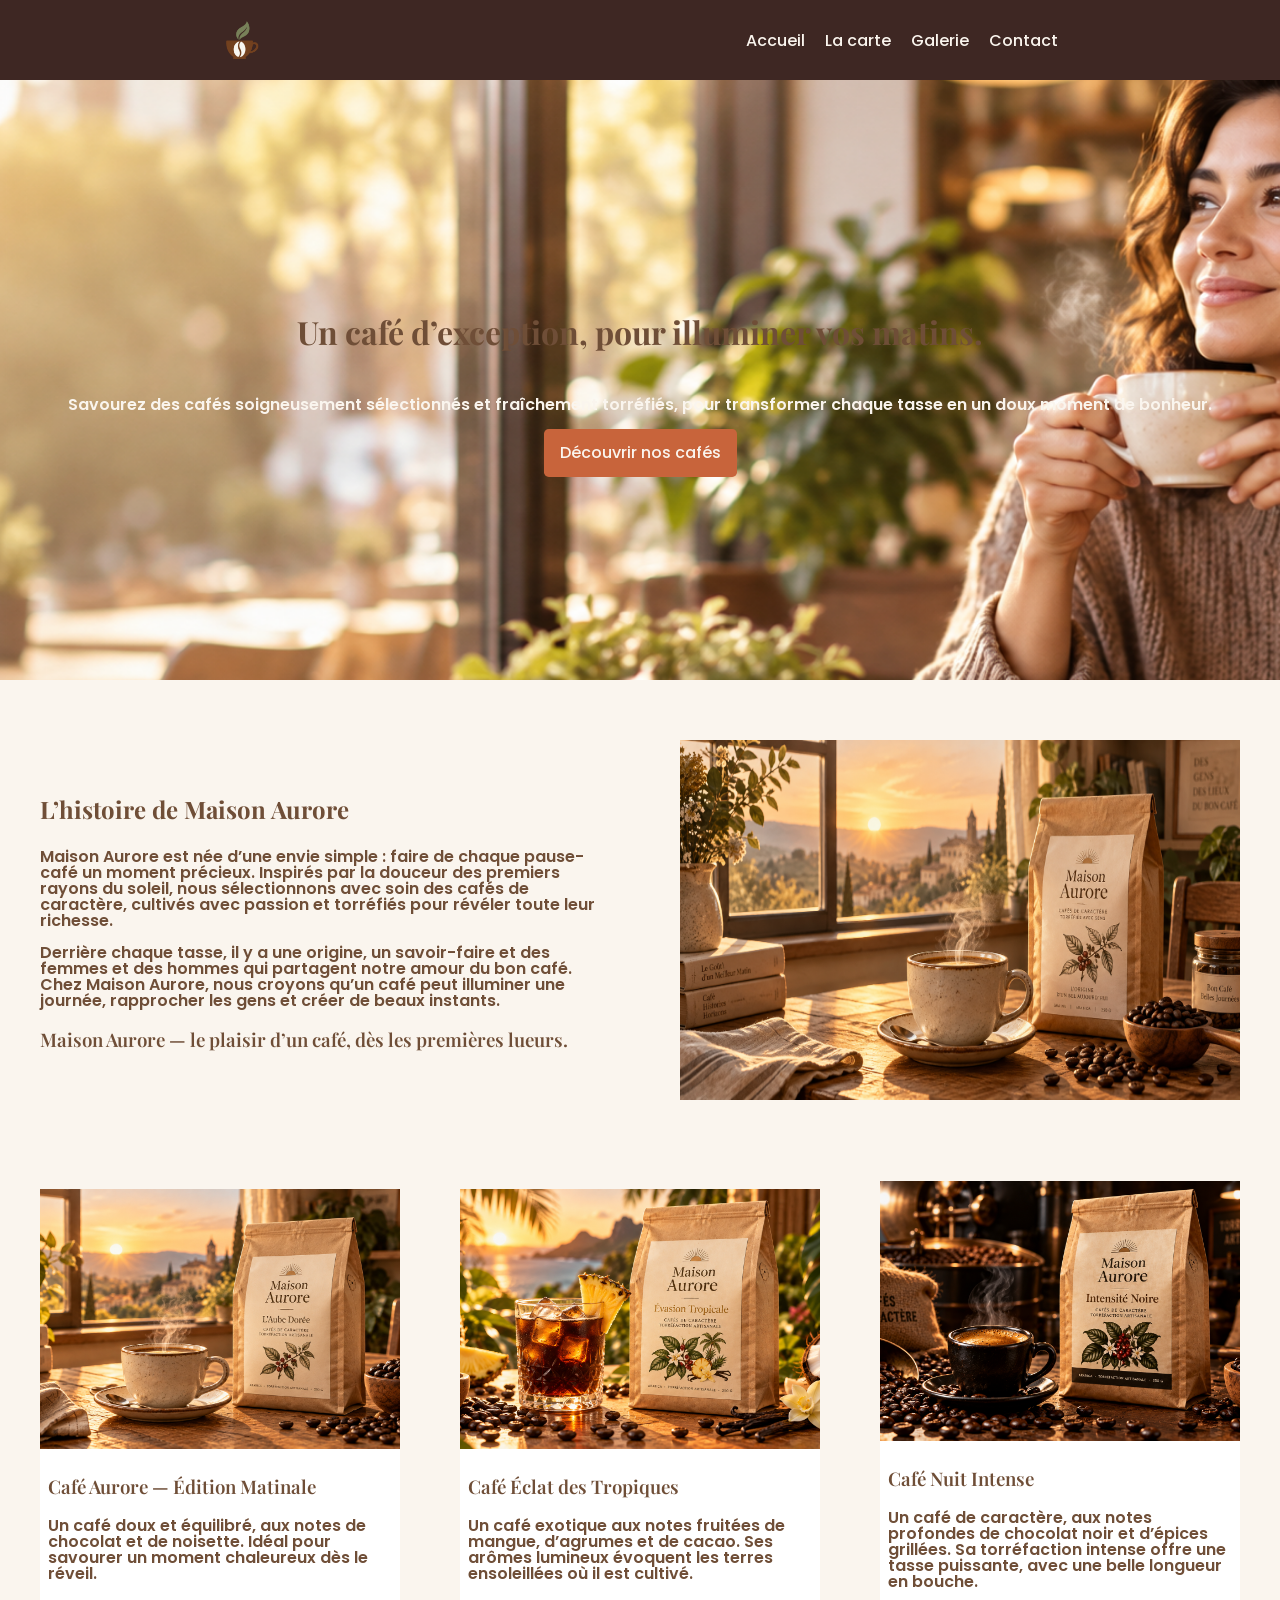
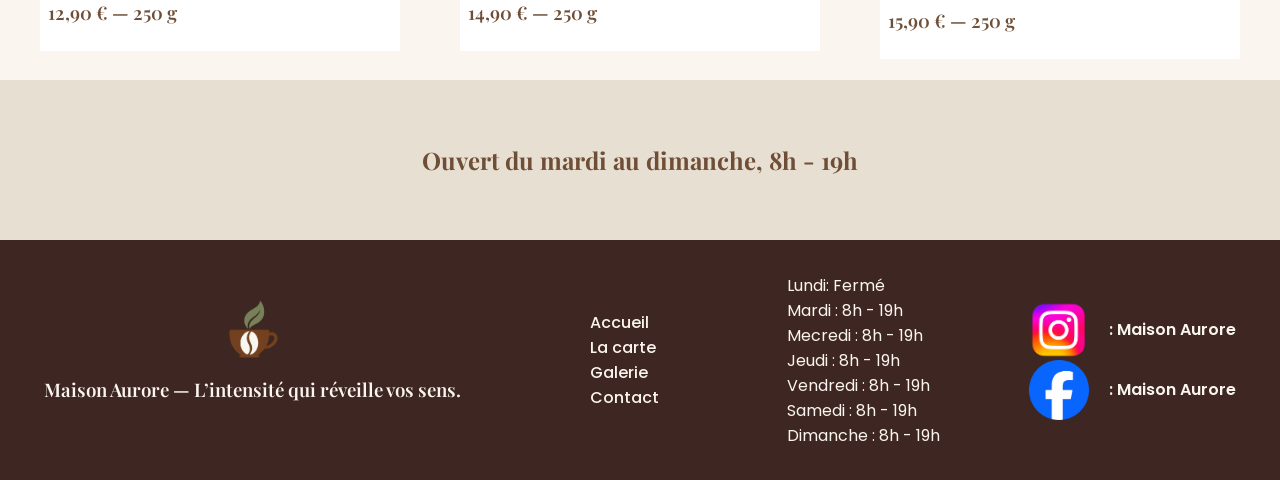
<file: HTML/index.html>
<!DOCTYPE html>
<html lang="fr">
<head>
    <meta charset="UTF-8">
    <meta name="viewport" content="width=device-width, initial-scale=1.0">
    <link rel="stylesheet" href="../CSS/style.css">
    <link rel="preconnect" href="https://fonts.googleapis.com">
<link rel="preconnect" href="https://fonts.gstatic.com" crossorigin>
<link href="https://fonts.googleapis.com/css2?family=Playfair+Display:ital,wght@0,400..900;1,400..900&display=swap" rel="stylesheet">
<link rel="preconnect" href="https://fonts.googleapis.com">
<link rel="preconnect" href="https://fonts.gstatic.com" crossorigin>
<link href="https://fonts.googleapis.com/css2?family=Playfair+Display:ital,wght@0,400..900;1,400..900&family=Poppins:ital,wght@0,100;0,200;0,300;0,400;0,500;0,600;0,700;0,800;0,900;1,100;1,200;1,300;1,400;1,500;1,600;1,700;1,800;1,900&display=swap" rel="stylesheet">
    <title>Document</title>
    
</head>
<body>
    <nav id="navbar">
           <img src="../images/logo-cafe.png" alt=""> 
           <ul>
                <li><a href="index.html" aria-current="page">Accueil</a></li>
                <li><a href="carte.html">La carte</a></li>
                <li><a href="galerie.html">Galerie</a></li>
                <li><a href="contact.html">Contact</a></li>
           </ul>
        </nav>
    <main>
        <header id="header-accueil">
            <h1>Un café d’exception, pour illuminer vos matins.</h1>
            <p>Savourez des cafés soigneusement sélectionnés et fraîchement torréfiés, pour transformer chaque tasse en un doux moment de bonheur.</p>
            <a href="">Découvrir nos cafés</a>
        </header>
        <section id="section-histoire">
            <div class="texte-histoire">
                <h2>L’histoire de Maison Aurore</h2>
                <p>Maison Aurore est née d’une envie simple : faire de chaque pause-café un moment précieux. Inspirés par la douceur des premiers rayons du soleil, nous sélectionnons avec soin des cafés de caractère, cultivés avec passion et torréfiés pour révéler toute leur richesse. <br><br>Derrière chaque tasse, il y a une origine, un savoir-faire et des femmes et des hommes qui partagent notre amour du bon café. Chez Maison Aurore, nous croyons qu’un café peut illuminer une journée, rapprocher les gens et créer de beaux instants.</p>

                <h3>Maison Aurore — le plaisir d’un café, dès les premières lueurs.</h3>
            </div>
            <img src="../images/histoire-image.png" alt="">
        </section>
        <section id="section-coup-de-coeur">
            <article>
                <img src="../images/image-cafe-1.png" alt="">
                <div>
                    <h3>Café Aurore — Édition Matinale</h3>
                    <p>Un café doux et équilibré, aux notes de chocolat et de noisette. Idéal pour savourer un moment chaleureux dès le réveil.</p>
                    <h3>12,90 € — 250 g</h3>
                </div>
            </article>
            <article>
                <img src="../images/image-cafe-2.png" alt="">
                <div>
                    <h3>Café Éclat des Tropiques</h3>
                    <p>Un café exotique aux notes fruitées de mangue, d’agrumes et de cacao. Ses arômes lumineux évoquent les terres ensoleillées où il est cultivé.</p>
                    <h3>14,90 € — 250 g</h3>
                </div>
            </article>
            <article>
                <img src="../images/image-cafe-3.png" alt="">
                <div>
                    <h3>Café Nuit Intense</h3>
                    <p>Un café de caractère, aux notes profondes de chocolat noir et d’épices grillées. Sa torréfaction intense offre une tasse puissante, avec une belle longueur en bouche.</p>
                    <h3>15,90 € — 250 g</h3>
                </div>
            </article>
        </section>
        <section id="section-horaire">
            <h2>Ouvert du mardi au dimanche, 8h - 19h</h2>
        </section>
    </main>
    <footer id="footer">
        <div class="slogan">
            <img src="../images/logo-cafe.png" alt="">
            <h3>Maison Aurore — L’intensité qui réveille vos sens.</h3>
        </div>
        <div class="navigation-footer">
            <ul>
                <li><a href="" aria-current="page">Accueil</a></li>
                <li><a href="">La carte</a></li>
                <li><a href="">Galerie</a></li>
                <li><a href="">Contact</a></li>
           </ul>
        </div>
        <div class="contact-horaire-footer">
            <ul>
                <li>Lundi: Fermé</li>
                <li>Mardi : 8h - 19h</li>
                <li>Mecredi : 8h - 19h</li>
                <li>Jeudi : 8h - 19h</li>
                <li>Vendredi : 8h - 19h</li>
                <li>Samedi : 8h - 19h</li>
                <li>Dimanche : 8h - 19h</li>
            </ul>
        </div>
        <div class="reseau-footer">
            <a href="">
            <div>
            <img src="../images/instagram-logo.png" alt="">
            <p>: Maison Aurore</p>
            
            </div>
            </a>
            <div>
             <a href="">
            <div>
            <img src="../images/facebook.webp" alt="">
            <p>: Maison Aurore</p>
            
            </div>
            </a>
        </div>
    </footer>
    
</body>
</html>
</file>
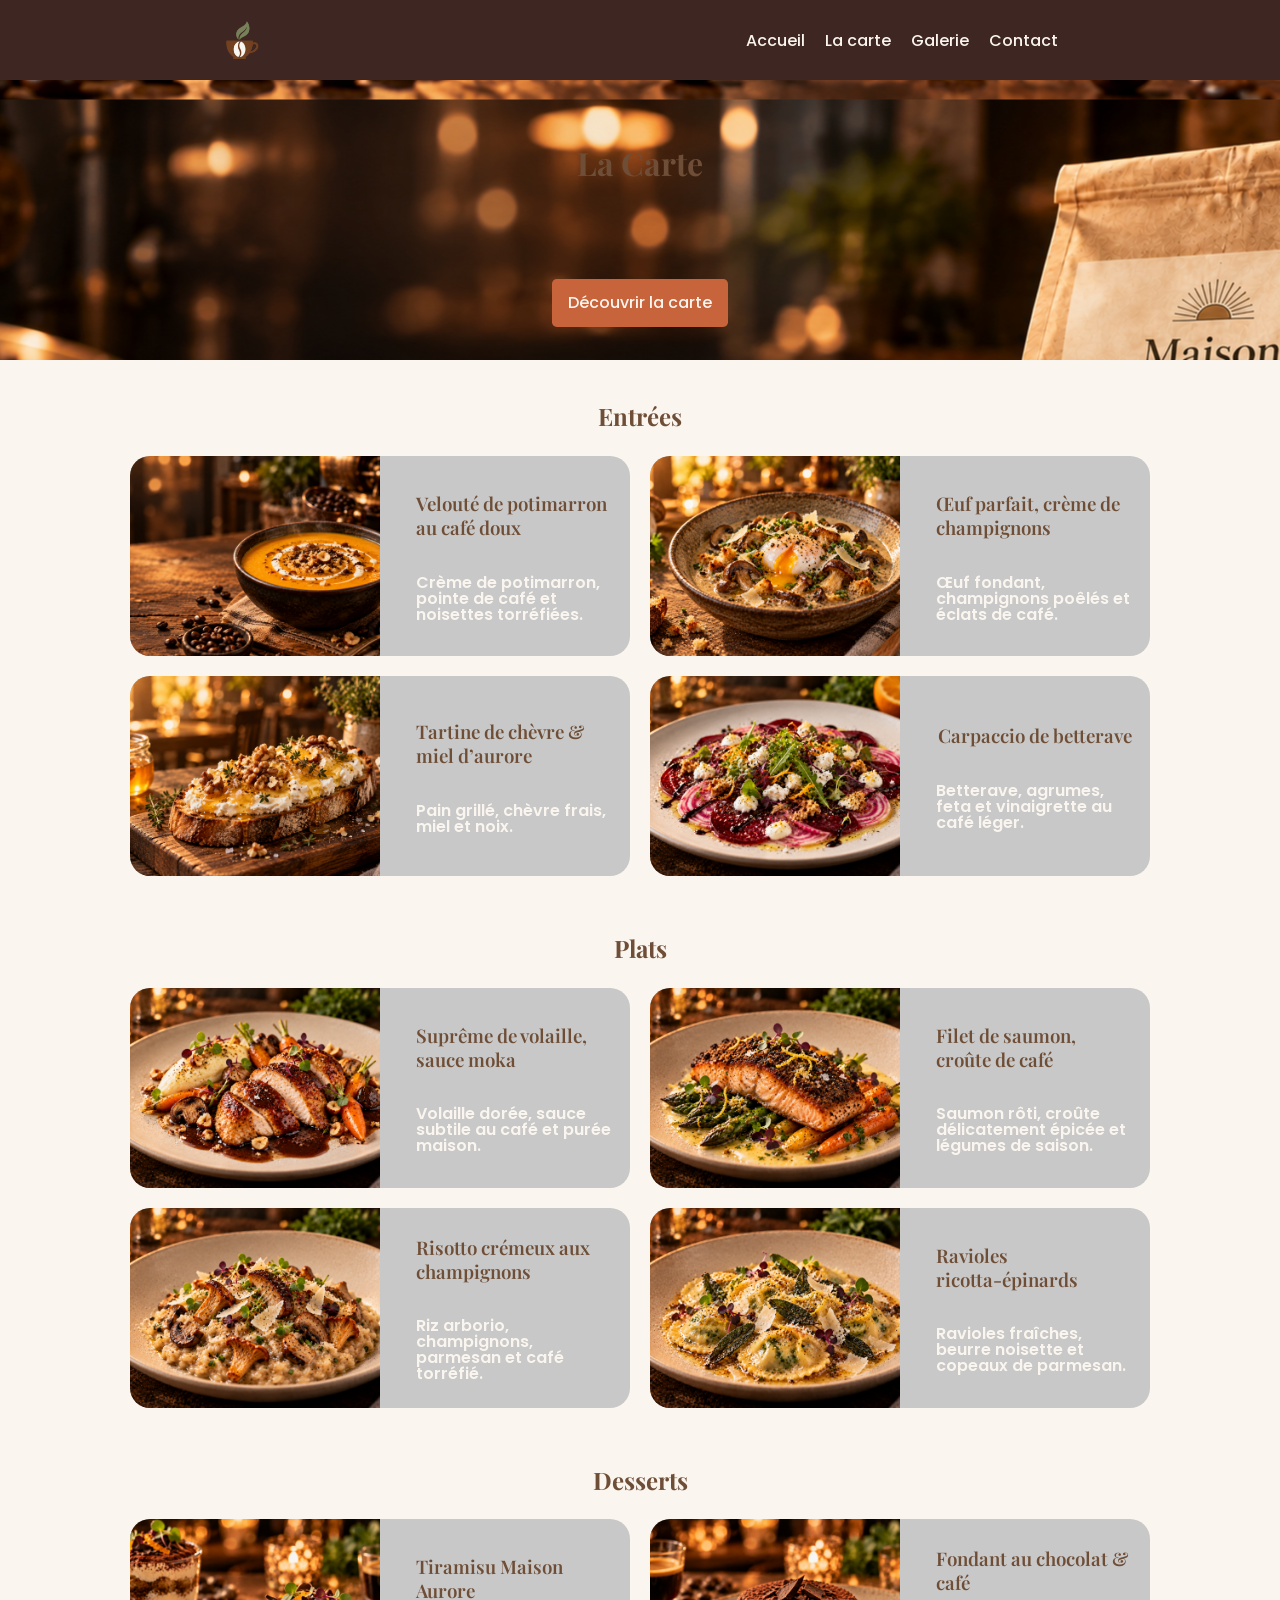
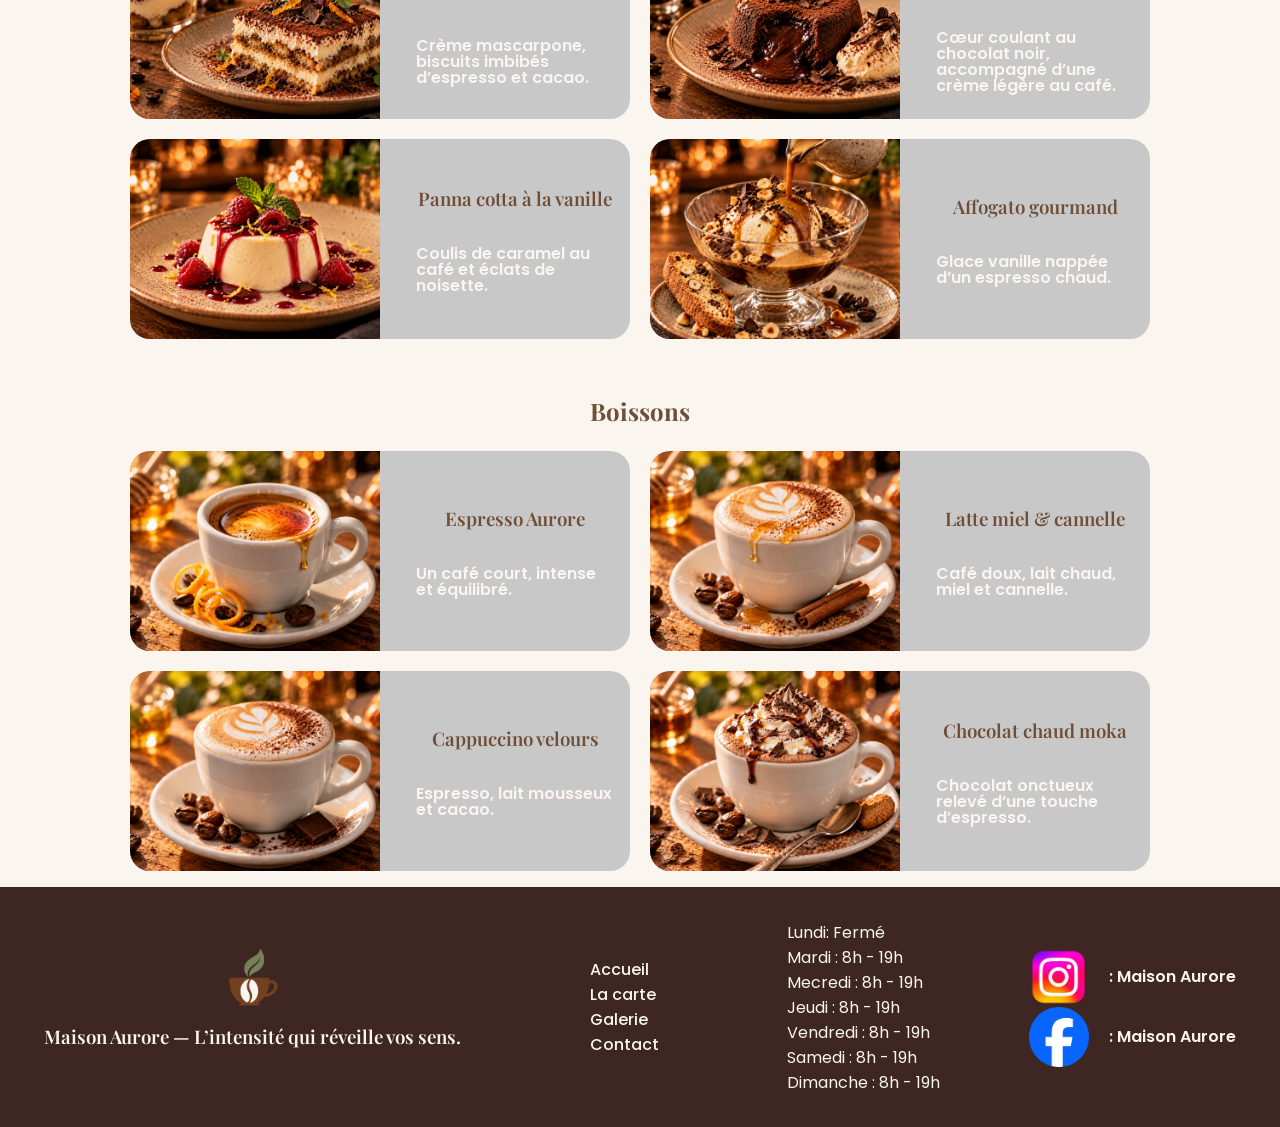
<file: HTML/carte.html>
<!DOCTYPE html>
<html lang="fr">
<head>
    <meta charset="UTF-8">
    <meta name="viewport" content="width=device-width, initial-scale=1.0">
    <link rel="stylesheet" href="../CSS/style.css">
    <link rel="preconnect" href="https://fonts.googleapis.com">
<link rel="preconnect" href="https://fonts.gstatic.com" crossorigin>
<link href="https://fonts.googleapis.com/css2?family=Playfair+Display:ital,wght@0,400..900;1,400..900&display=swap" rel="stylesheet">
<link rel="preconnect" href="https://fonts.googleapis.com">
<link rel="preconnect" href="https://fonts.gstatic.com" crossorigin>
<link href="https://fonts.googleapis.com/css2?family=Playfair+Display:ital,wght@0,400..900;1,400..900&family=Poppins:ital,wght@0,100;0,200;0,300;0,400;0,500;0,600;0,700;0,800;0,900;1,100;1,200;1,300;1,400;1,500;1,600;1,700;1,800;1,900&display=swap" rel="stylesheet">
    <title>Document</title>
    
</head>
<body>
    <nav id="navbar">
           <img src="../images/logo-cafe.png" alt=""> 
           <ul>
                <li><a href="index.html">Accueil</a></li>
                <li><a href="carte.html" aria-current="page" >La carte</a></li>
                <li><a href="galerie.html">Galerie</a></li>
                <li><a href="contact.html">Contact</a></li>
           </ul>
        </nav>
        <header id="header-carte">
            <h1>La Carte</h1>
            <a href="">Découvrir la carte</a>
        </header>
        <main>
            
            <section id="menu-carte-entree">
                <h2>Entrées</h2>
                <div id="menu-carte-tout">
                    <div class="menu-carte-binome">
                <article id="media">
                    
                    <div class="menu-tout">
                        <img src="../images/velouté.png" alt="">
                        <div class="texte-carte">
                            <h3>Velouté de potimarron au café doux</h3>
                            <p>Crème de potimarron, pointe de café et noisettes torréfiées. </p>
                        </div>
                    </div>
                </article>
                <article>
                    
                    <div class="menu-tout">
                        <img src="../images/tartine.png" alt="">
                        <div class="texte-carte">
                            <h3>Tartine de chèvre & miel d’aurore</h3>
                            <p>Pain grillé, chèvre frais, miel et noix. </p>
                        </div>
                    </div>
                </article>
                </div>
                <article>
                    <div class="menu-carte-binome">
                    <div class="menu-tout">
                        <img src="../images/oeuf.png" alt="">
                        <div class="texte-carte">
                            <h3>Œuf parfait, crème de champignons</h3>
                            <p> Œuf fondant, champignons poêlés et éclats de café.</p>
                        </div>
                    </div>
                    <article>
                    
                    <div class="menu-tout">
                        <img src="../images/carpaccio.png" alt="">
                        <div class="texte-carte">
                            <h3>Carpaccio de betterave</h3>
                            <p>Betterave, agrumes, feta et vinaigrette au café léger.</p>
                        </div>
                    </div>
                    </div>
                </article>
                </div>
                
            </section>
            <section id="menu-carte-entree">
                <h2>Plats</h2>
                <div id="menu-carte-tout">
                    <div class="menu-carte-binome">
                <article>
                    
                    <div class="menu-tout">
                        <img src="../images/volaille.png" alt="">
                        <div class="texte-carte">
                            <h3>Suprême de volaille, sauce moka</h3>
                            <p>Volaille dorée, sauce subtile au café et purée maison. </p>
                        </div>
                    </div>
                </article>
                <article>
                    
                    <div class="menu-tout">
                        <img src="../images/risotto.png" alt="">
                        <div class="texte-carte">
                            <h3>Risotto crémeux aux champignons</h3>
                            <p>Riz arborio, champignons, parmesan et café torréfié.</p>
                        </div>
                    </div>
                </article>
                </div>
                <article>
                    <div class="menu-carte-binome">
                    <div class="menu-tout">
                        <img src="../images/saumon.png" alt="">
                        <div class="texte-carte">
                            <h3>Filet de saumon, croûte de café</h3>
                            <p>Saumon rôti, croûte délicatement épicée et légumes de saison.</p>
                        </div>
                    </div>
                    <article>
                    
                    <div class="menu-tout">
                        <img src="../images/ricotta.png" alt="">
                        <div class="texte-carte">
                            <h3>Ravioles ricotta-épinards</h3>
                            <p>Ravioles fraîches, beurre noisette et copeaux de parmesan.</p>
                        </div>
                    </div>
                    </div>
                </article>
                
                </div>
                
            </section>
            <section id="menu-carte-entree">
                <h2>Desserts</h2>
                <div id="menu-carte-tout">
                    <div class="menu-carte-binome">
                <article>
                    
                    <div class="menu-tout">
                        <img src="../images/Tiramisu.png" alt="">
                        <div class="texte-carte">
                            <h3>Tiramisu Maison Aurore</h3>
                            <p> Crème mascarpone, biscuits imbibés d’espresso et cacao. </p>
                        </div>
                    </div>
                </article>
                <article>
                    
                    <div class="menu-tout">
                        <img src="../images/panna.png" alt="">
                        <div class="texte-carte">
                            <h3>Panna cotta à la vanille</h3>
                            <p>Coulis de caramel au café et éclats de noisette. </p>
                        </div>
                    </div>
                </article>
                </div>
                <article>
                    <div class="menu-carte-binome">
                    <div class="menu-tout">
                        <img src="../images/fondant.png" alt="">
                        <div class="texte-carte">
                            <h3>Fondant au chocolat & café </h3>
                            <p>Cœur coulant au chocolat noir, accompagné d’une crème légère au café. </p>
                        </div>
                    </div>
                    <article>
                    
                    <div class="menu-tout">
                        <img src="../images/affogado.png" alt="">
                        <div class="texte-carte">
                            <h3>Affogato gourmand</h3>
                            <p>Glace vanille nappée d’un espresso chaud.</p>
                        </div>
                    </div>
                    </div>
                </article>
                
                </div>
                
            </section>
            <section id="menu-carte-entree">
                <h2>Boissons</h2>
                <div id="menu-carte-tout">
                    <div class="menu-carte-binome">
                <article>
                    
                    <div class="menu-tout">
                        <img src="../images/cafe.png" alt="">
                        <div class="texte-carte">
                            <h3>Espresso Aurore</h3>
                            <p> Un café court, intense et équilibré. </p>
                        </div>
                    </div>
                </article>
                <article>
                    
                    <div class="menu-tout">
                        <img src="../images/cappucino.png" alt="">
                        <div class="texte-carte">
                            <h3>Cappuccino velours</h3>
                            <p>Espresso, lait mousseux et cacao. </p>
                        </div>
                    </div>
                </article>
                </div>
                <article>
                    <div class="menu-carte-binome">
                    <div class="menu-tout">
                        <img src="../images/latte.png" alt="">
                        <div class="texte-carte">
                            <h3>Latte miel & cannelle</h3>
                            <p>Café doux, lait chaud, miel et cannelle.</p>
                        </div>
                    </div>
                    <article>
                    
                    <div class="menu-tout">
                        <img src="../images/chocolat.png" alt="">
                        <div class="texte-carte">
                            <h3>Chocolat chaud moka</h3>
                            <p>Chocolat onctueux relevé d’une touche d’espresso.</p>
                        </div>
                    </div>
                    </div>
                </article>
                
                </div>
                
            </section>
        </main>
        <footer id="footer">
        <div class="slogan">
            <img src="../images/logo-cafe.png" alt="">
            <h3>Maison Aurore — L’intensité qui réveille vos sens.</h3>
        </div>
        <div class="navigation-footer">
            <ul>
                <li><a href="">Accueil</a></li>
                <li><a href="" aria-current="page">La carte</a></li>
                <li><a href="">Galerie</a></li>
                <li><a href="">Contact</a></li>
           </ul>
        </div>
        <div class="contact-horaire-footer">
            <ul>
                <li>Lundi: Fermé</li>
                <li>Mardi : 8h - 19h</li>
                <li>Mecredi : 8h - 19h</li>
                <li>Jeudi : 8h - 19h</li>
                <li>Vendredi : 8h - 19h</li>
                <li>Samedi : 8h - 19h</li>
                <li>Dimanche : 8h - 19h</li>
            </ul>
        </div>
        <div class="reseau-footer">
            <a href="">
            <div>
            <img src="../images/instagram-logo.png" alt="">
            <p>: Maison Aurore</p>
            
            </div>
            </a>
            <div>
             <a href="">
            <div>
            <img src="../images/facebook.webp" alt="">
            <p>: Maison Aurore</p>
            
            </div>
            </a>
        </div>
    </footer>
</body>
</html>
</file>
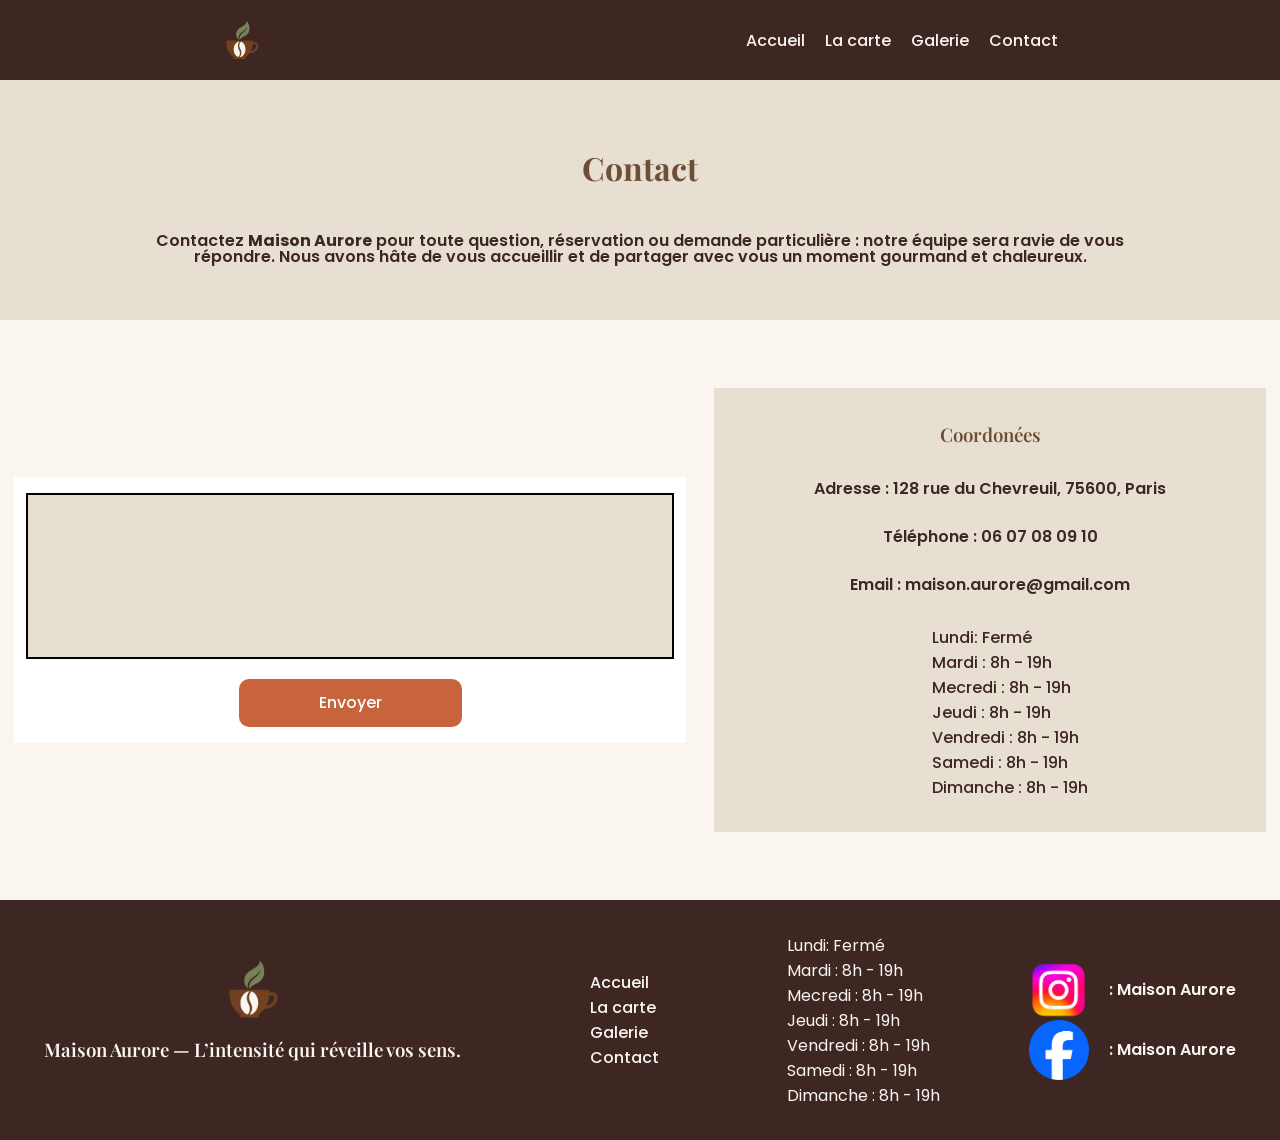
<file: HTML/contact.html>
<!DOCTYPE html>
<html lang="fr">
<head>
    <meta charset="UTF-8">
    <meta name="viewport" content="width=device-width, initial-scale=1.0">
    <link rel="stylesheet" href="../CSS/style.css">
    <link rel="preconnect" href="https://fonts.googleapis.com">
<link rel="preconnect" href="https://fonts.gstatic.com" crossorigin>
<link href="https://fonts.googleapis.com/css2?family=Playfair+Display:ital,wght@0,400..900;1,400..900&display=swap" rel="stylesheet">
<link rel="preconnect" href="https://fonts.googleapis.com">
<link rel="preconnect" href="https://fonts.gstatic.com" crossorigin>
<link href="https://fonts.googleapis.com/css2?family=Playfair+Display:ital,wght@0,400..900;1,400..900&family=Poppins:ital,wght@0,100;0,200;0,300;0,400;0,500;0,600;0,700;0,800;0,900;1,100;1,200;1,300;1,400;1,500;1,600;1,700;1,800;1,900&display=swap" rel="stylesheet">
    <title>Document</title>
    
</head>
<body>
    <nav id="navbar">
           <img src="../images/logo-cafe.png" alt=""> 
           <ul>
                <li><a href="index.html">Accueil</a></li>
                <li><a href="carte.html">La carte</a></li>
                <li><a href="galerie.html">Galerie</a></li>
                <li><a href="contact.html" aria-current="page">Contact</a></li>
           </ul>
        </nav>
    <main>
        <header id="header-contact">
            <h1>Contact</h1>
            <p>Contactez <b>Maison Aurore</b> pour toute question, réservation ou demande particulière : notre équipe sera ravie de vous répondre.  
            Nous avons hâte de vous accueillir et de partager avec vous un moment gourmand et chaleureux.</p>
        </header>

    <section id="section-contact">
        <div id="div-input">
            <label for="text">
                <input type="text">
            </label>
            <a href="">Envoyer</a>
        </div>
        <div id="div-contact">
            <h3>Coordonées</h3>
            <p>Adresse : 128 rue du Chevreuil, 75600, Paris</p>
            <p>Téléphone : 06 07 08 09 10</p>
            <p>Email : maison.aurore@gmail.com</p>
            <ul>
                <li>Lundi: Fermé</li>
                <li>Mardi : 8h - 19h</li>
                <li>Mecredi : 8h - 19h</li>
                <li>Jeudi : 8h - 19h</li>
                <li>Vendredi : 8h - 19h</li>
                <li>Samedi : 8h - 19h</li>
                <li>Dimanche : 8h - 19h</li>
            </ul>
        </div>
    </section>
        
    </main>
    <footer id="footer">
        <div class="slogan">
            <img src="../images/logo-cafe.png" alt="">
            <h3>Maison Aurore — L’intensité qui réveille vos sens.</h3>
        </div>
        <div class="navigation-footer">
            <ul>
                <li><a href="">Accueil</a></li>
                <li><a href="">La carte</a></li>
                <li><a href="">Galerie</a></li>
                <li><a href="" aria-current="page">Contact</a></li>
           </ul>
        </div>
        <div class="contact-horaire-footer">
            <ul>
                <li>Lundi: Fermé</li>
                <li>Mardi : 8h - 19h</li>
                <li>Mecredi : 8h - 19h</li>
                <li>Jeudi : 8h - 19h</li>
                <li>Vendredi : 8h - 19h</li>
                <li>Samedi : 8h - 19h</li>
                <li>Dimanche : 8h - 19h</li>
            </ul>
        </div>
        <div class="reseau-footer">
            <a href="">
            <div>
            <img src="../images/instagram-logo.png" alt="">
            <p>: Maison Aurore</p>
            
            </div>
            </a>
            <div>
             <a href="">
            <div>
            <img src="../images/facebook.webp" alt="">
            <p>: Maison Aurore</p>
            
            </div>
            </a>
        </div>
    </footer>
    
</body>
</html>
</file>
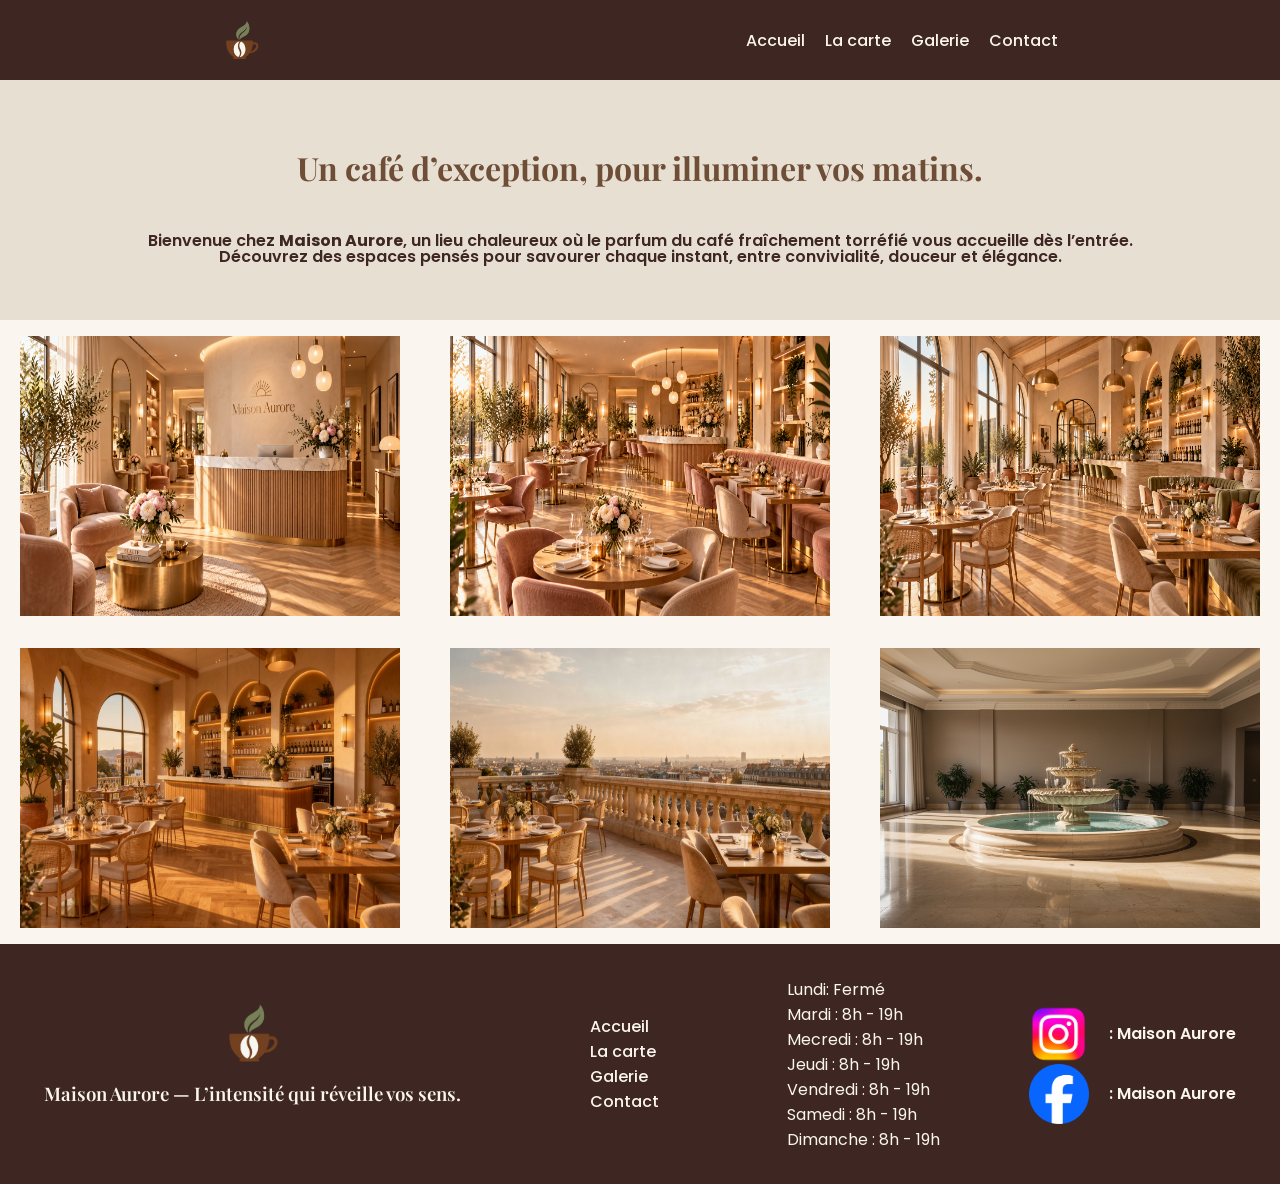
<file: HTML/galerie.html>
<!DOCTYPE html>
<html lang="fr">
<head>
    <meta charset="UTF-8">
    <meta name="viewport" content="width=device-width, initial-scale=1.0">
    <link rel="stylesheet" href="../CSS/style.css">
    <link rel="preconnect" href="https://fonts.googleapis.com">
<link rel="preconnect" href="https://fonts.gstatic.com" crossorigin>
<link href="https://fonts.googleapis.com/css2?family=Playfair+Display:ital,wght@0,400..900;1,400..900&display=swap" rel="stylesheet">
<link rel="preconnect" href="https://fonts.googleapis.com">
<link rel="preconnect" href="https://fonts.gstatic.com" crossorigin>
<link href="https://fonts.googleapis.com/css2?family=Playfair+Display:ital,wght@0,400..900;1,400..900&family=Poppins:ital,wght@0,100;0,200;0,300;0,400;0,500;0,600;0,700;0,800;0,900;1,100;1,200;1,300;1,400;1,500;1,600;1,700;1,800;1,900&display=swap" rel="stylesheet">
    <title>Document</title>
    
</head>
<body>
    <nav id="navbar">
           <img src="../images/logo-cafe.png" alt=""> 
           <ul>
                <li><a href="index.html">Accueil</a></li>
                <li><a href="carte.html">La carte</a></li>
                <li><a href="galerie.html" aria-current="page">Galerie</a></li>
                <li><a href="contact.html">Contact</a></li>
           </ul>
        </nav>
    <main>
        <header id="header-galerie">
            <h1>Un café d’exception, pour illuminer vos matins.</h1>
            <p>Bienvenue chez <b>Maison Aurore</b>, un lieu chaleureux où le parfum du café fraîchement torréfié vous accueille dès l’entrée.  
            Découvrez des espaces pensés pour savourer chaque instant, entre convivialité, douceur et élégance.</p>
        </header>
        <section id="section-galerie">
            <div id="galerie-all">
                <div id="galerie-haut">
                    <img src="../images/reception.png" alt="">
                    <img src="../images/salle.png" alt="">
                    <img src="../images/salle2.png" alt="">
                </div>
                <div id="galerie-bas">
                    <img src="../images/salle 3.jpeg" alt="">
                    <img src="../images/balcon.jpeg" alt="">
                    <img src="../images/fontane.jpeg" alt="">
                </div>
            </div>
        </section>

    
    </main>
    <footer id="footer">
        <div class="slogan">
            <img src="../images/logo-cafe.png" alt="">
            <h3>Maison Aurore — L’intensité qui réveille vos sens.</h3>
        </div>
        <div class="navigation-footer">
            <ul>
                <li><a href="" >Accueil</a></li>
                <li><a href="">La carte</a></li>
                <li><a href=""aria-current="page">Galerie</a></li>
                <li><a href="">Contact</a></li>
           </ul>
        </div>
        <div class="contact-horaire-footer">
            <ul>
                <li>Lundi: Fermé</li>
                <li>Mardi : 8h - 19h</li>
                <li>Mecredi : 8h - 19h</li>
                <li>Jeudi : 8h - 19h</li>
                <li>Vendredi : 8h - 19h</li>
                <li>Samedi : 8h - 19h</li>
                <li>Dimanche : 8h - 19h</li>
            </ul>
        </div>
        <div class="reseau-footer">
            <a href="">
            <div>
            <img src="../images/instagram-logo.png" alt="">
            <p>: Maison Aurore</p>
            
            </div>
            </a>
            <div>
             <a href="">
            <div>
            <img src="../images/facebook.webp" alt="">
            <p>: Maison Aurore</p>
            
            </div>
            </a>
        </div>
    </footer>
    
</body>
</html>
</file>
<file: CSS/style.css>
:root{
    --creme: #FAF5EE;
    --cafe: #3E2723;
    --terracotta: #C8643B;
    --sauge: #7A8F6B;
    --sable: #E8DFD3;
    --texte: #6F4E37;
}
h1,h2,h3{
    color: var(--texte);
    font-family: "Playfair Display", serif;
    font-weight: 700;    
}

h1{
    line-height: 56px;
}

h2{
    line-height: 40px;
}

h3{
    line-height: 24px;
    font-weight: 600 !important;
}

a{
    line-height: 16px;
    font-weight: 500;
}


p{
    line-height: 16px;
    font-weight: 600;
}

p,a,button, li,label{
    color: var(--creme);
    font-family: "Poppins", sans-serif;
}



body{
    padding: 0;
    margin: 0;
}
a:hover{
        color: rgb(186, 186, 186);
        transition: 0.3s;
    }
#navbar{
    display: flex;
    position: sticky;
    top: 0;
    justify-content: space-around;
    align-items: center;
    width: 100%;
    height: 80px;
    background-color: #3E2723;
    img{
        width: 40px;
        height: 40px;
    }
    ul{
        list-style-type: none;
        display: flex;
        gap: 20px;
    }
    a{
        text-decoration: none;
        
    }
    
}
#header-accueil{
    display: flex;
    flex-direction: column;
    justify-content: center;
    align-items: center;
    width: 100%;
    height: 600px;
    
    background: url(../images/hero-banner.png);
    background-position:center;
    background-repeat: no-repeat;
    background-size: cover;
   background-attachment: fixed;
   a{
    text-decoration: none;
    background-color: var(--terracotta);
    padding: 1em;
    border-radius: 0.3em;
   }
}
#header-carte{
    display: flex;
    flex-direction: column;
    justify-content: space-around;
    align-items: center;
    width: 100%;
    height: 280px;
    
    background: url(../images/hero-banner-carte.png);
    background-position:center;
   background-attachment: fixed;
   a{
    text-decoration: none;
    background-color: var(--terracotta);
    padding: 1em;
    border-radius: 0.3em;
   }
}
#header-galerie{
    display: flex;
    flex-direction: column;
    justify-content: center;
    align-items: center;
    width: 100%;
    height: 240px;
    
    background-color: var(--sable);
    p{
        color: var(--cafe);
        text-align: center;
        width: 1000px;
    }
}
#header-contact{
    display: flex;
    flex-direction: column;
    justify-content: center;
    align-items: center;
    width: 100%;
    height: 240px;
    
    background-color: var(--sable);
    p{
        color: var(--cafe);
        text-align: center;
        width: 1000px;
    }
}

#section-histoire{
    display: flex;
    justify-content: space-around;
    align-items: center;
    width: 100%;
    height: 480px;
    background-color: var(--creme);
    .texte-histoire{
        width: 560px;
        p,h2,h3{
            color: var(--texte);
        }
    }
    img{
        width: 560px;
        height: 360px;
    }
}
#section-coup-de-coeur{
    display: flex;
    justify-content: center;
    gap: 60px;
    align-items: center;
    width: 100%;
    height: 520px;
    background-color: var(--creme);
    article{
        
        display: flex;
        flex-direction: column;
        width: 360px;
        height: fit-content;
        img{
            width: 360px;
            height: 260px;
            object-fit: cover;
        }
        
        div{
            padding: 0.5em;
            background-color: white;
            p{
                color: var(--texte);
            }
        }
    }
}
#section-horaire{
    display: flex;
    justify-content: center;
    align-items: center;
    width: 100%;
    height: 160px;
    background-color: var(--sable);

}
#section-galerie{
    display: flex;
    justify-content: center;
    align-items: center;
    background-color: var(--creme);
    img{
        width: 380px;
        height: 280px;
        padding-top: 1em;
        padding-bottom: 1em;
    }
    #galerie-all{
        display: flex;
        flex-direction: column;
        gap: 0px;
    }
    #galerie-haut{
        display: flex;
        justify-content: center;
        align-items: center;
        gap: 50px;
    }
    #galerie-bas{
        display: flex;
        justify-content: center;
        align-items: center;
        gap: 50px;
    }
}

#section-contact{
    width: 100%;
    min-height: 580px;
    background-color: var(--creme);
    display: flex;
    justify-content: space-around;
    align-items: center;
    flex-wrap: wrap;
}
#div-input{
    display: flex;
    flex-direction: column;
    justify-content: center;
    align-items: center;
    width: 640px;
    min-height: fit-content;
    padding: 1em;
    background-color: white;
    gap: 20px;
    a{
        color: white;
        text-decoration: none;
        background-color: var(--terracotta);
        padding: 1em;
        padding-left: 5em;
        padding-right: 5em;
        border-radius: 10px;
    }
    input{
        width: 640px;
        height: 160px;
        background-color: var(--sable);
        border: 2px solid black;
        text-align: center;
    }
}
#div-contact{
    width: 520px;
    min-height: fit-content;
    background-color: var(--sable);
    padding: 1em;
    display: flex;
    justify-content: center;
    align-items: center;
    flex-direction: column;
    p{
        color: var(--cafe);
    }
   
    ul{
        list-style: none;
         li{
        color: var(--cafe);
        font-weight: 500;
        
    }
    }
}

#footer{
    display: flex;
    justify-content: space-around;
    align-items: center;
    width: 100%;
    min-height: 240px;
    background-color: var(--cafe);

    
    img {
        width: 60px;
        height: 60px;
    }
    .slogan{
        display: flex;
        flex-direction: column;
        justify-content: center;
        align-items: center;
        h3{
            color: var(--creme);
        }
    }
    ul{
        list-style: none;
        a{
            text-decoration: none;
        }
    }
    
}
.reseau-footer{
    a{
            text-decoration: none;
        }
    div{
        display: flex;
        
        justify-content: center;
        align-items: center;
        gap: 20px;
        
    }
    img{
        object-fit: cover;
    }
}

#bouton-carousel{
    display: flex;
    justify-content: center;
    align-items: center;
    width: 100%;
    height: 64px;
    border-bottom: 2px solid rgba(137, 137, 137, 0.471);
    label{
        background-color: rgba(155, 155, 155, 0.548);
        padding: 1em;
    }
}

#menu-carte-entree{
    display: flex;
    flex-direction: column; 
    justify-content: center;
    align-items: center;
    width: 100%;
    min-height: fit-content;
    padding-top: 1em;
    padding-bottom: 1em;
    background-color: var(--creme);

    #menu-carte-tout{
        display: flex;
        justify-content: center;
        gap: 20px;
        flex-wrap: wrap;
    
        
    }
    .menu-carte-binome{
        display: flex;
        flex-direction: column;
        gap: 20px;
    }
    article{
        display: flex;
        align-items: center;
        justify-content: center;
        
        
        img{
           display: block;
            object-fit: cover;
            width: 50%;
            height: 100%;
           


        }
        .menu-tout{
            display: flex;
            justify-content: center;
            align-items: center;
            gap: 20px;
            background-color: rgb(200, 200, 200);
            border-radius: 20px;
            width: 500px;
            height: 200px;
             overflow: hidden;
            
            
        

        }
        .texte-carte{
            display: flex;
            justify-content: center;
            align-items: center;
            flex-direction: column;
            padding: 1em
            

        }
    }
}


@media (max-width : 767px)  {
    #navbar{
        ul{
            display: none;
        }
    }
    #menu-carte-entree{
        article {
            .menu-tout{
                flex-direction: column;
                width: 90vw;
                height: 50vh;

               img{
                width: 100%;
               }
                h3{
                    font-size: small;
                }
                p{
                    font-size: small;
                    text-align: center;
                }
            }
        }

        
    }
    #footer{
        flex-direction: column;
    }
}
</file>
